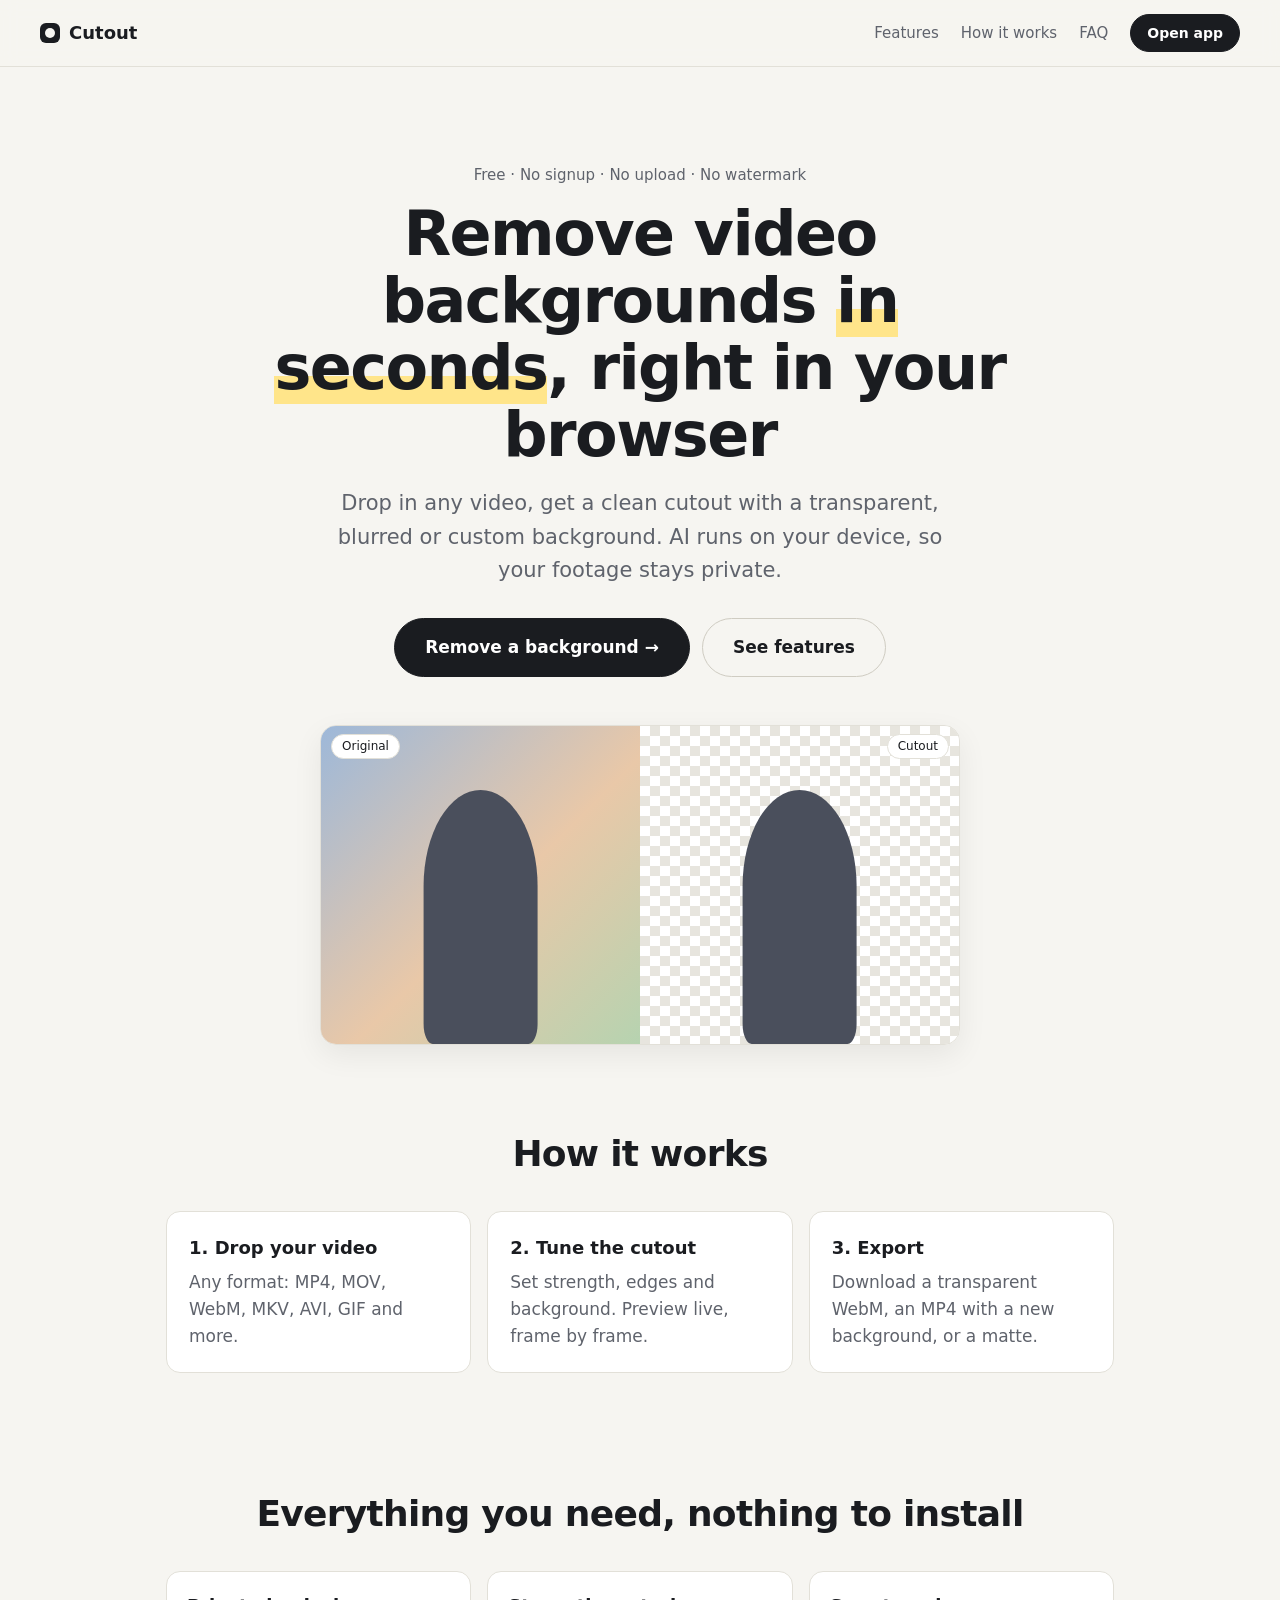
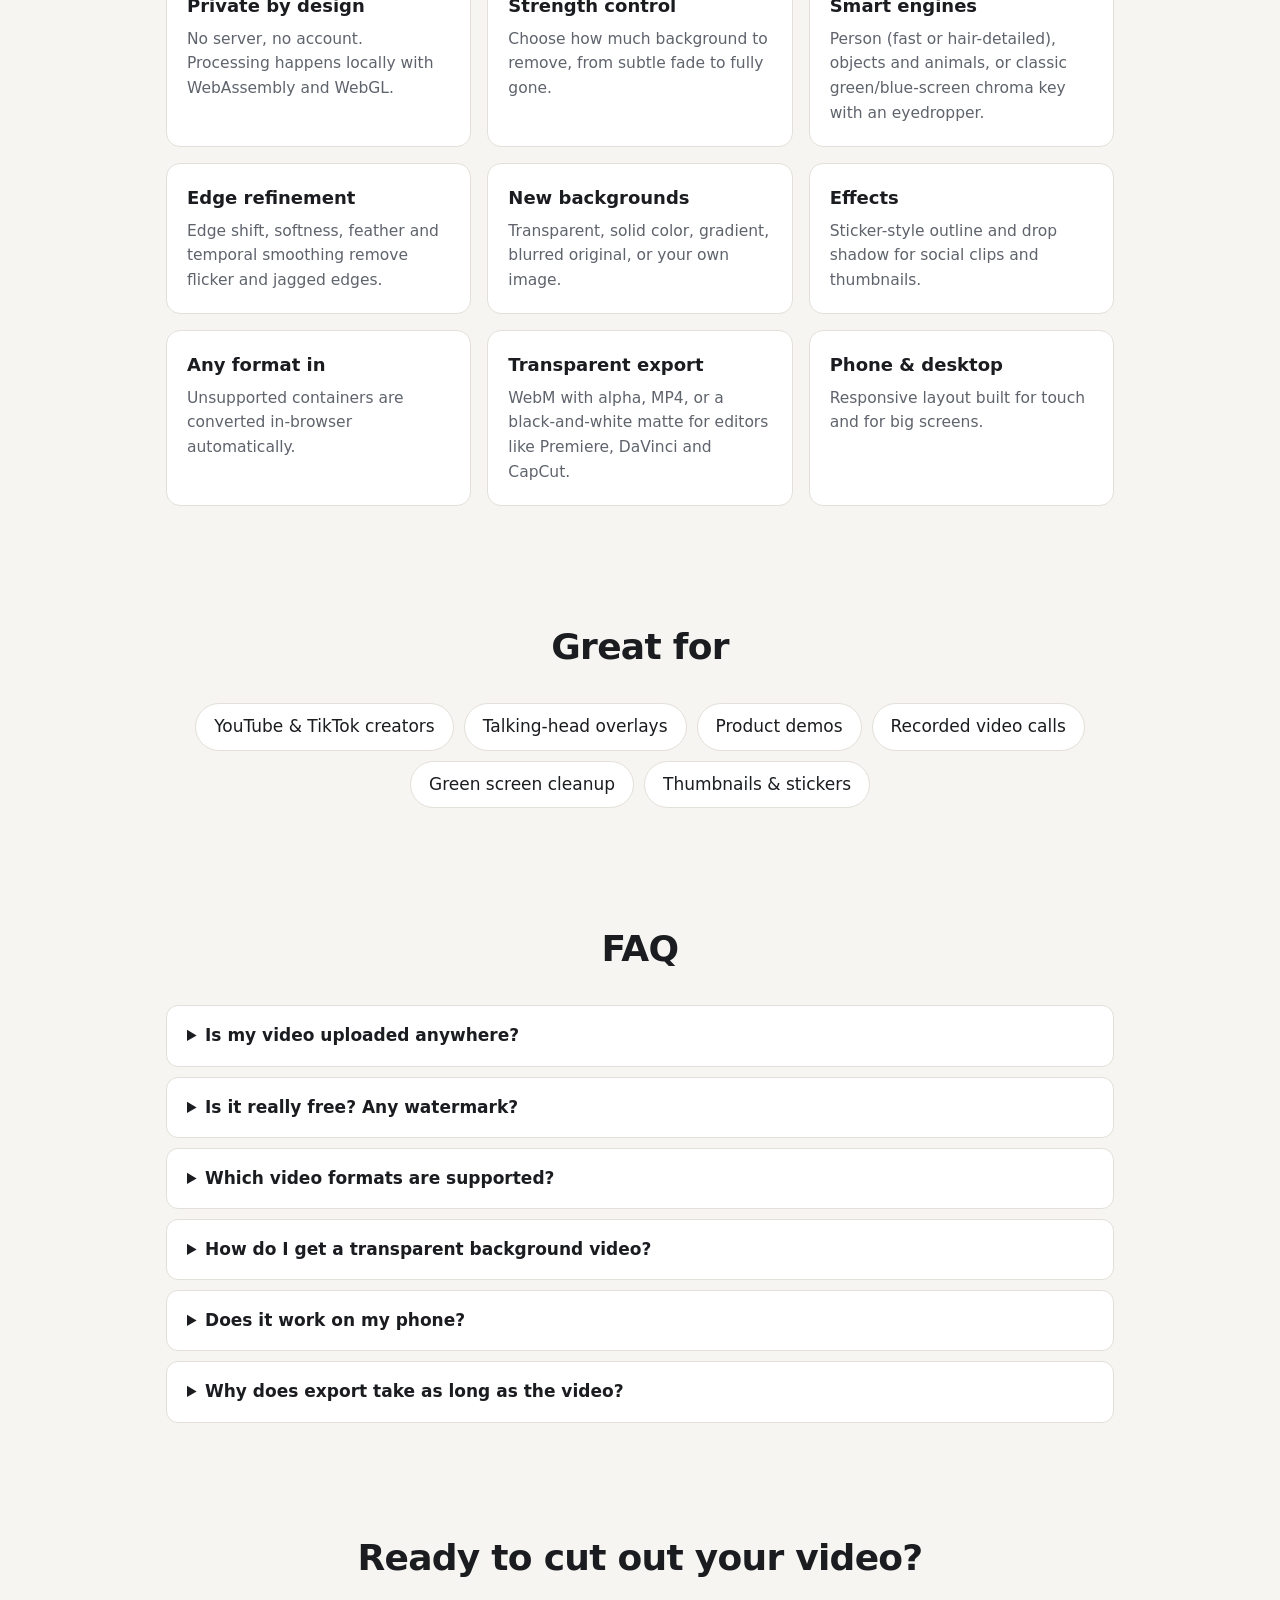
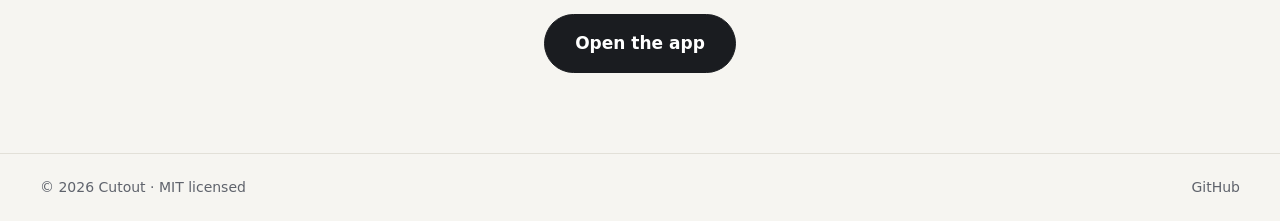
<file: public/index.html>
<!doctype html>
<html lang="en">
<head>
<meta charset="utf-8">
<meta name="viewport" content="width=device-width, initial-scale=1, viewport-fit=cover">
<meta name="theme-color" content="#0e1015">
<title>Free Video Background Remover – Online, No Signup, Private | Cutout</title>
<meta name="description" content="Remove the background from any video free in your browser. No signup, no upload, no watermark. Export transparent WebM, adjust strength and edges, chroma key, blur or replace backgrounds.">
<link rel="canonical" href="https://video-bg-remover.ak-projects-101.workers.dev/">
<meta property="og:type" content="website">
<meta property="og:title" content="Free Video Background Remover – runs in your browser">
<meta property="og:description" content="No signup, no upload, no watermark. Remove video backgrounds with AI, right on your device.">
<meta property="og:url" content="https://video-bg-remover.ak-projects-101.workers.dev/">
<meta name="twitter:card" content="summary">
<link rel="stylesheet" href="css/landing.css">
<script type="application/ld+json">
{"@context":"https://schema.org","@graph":[
{"@type":"WebApplication","name":"Cutout – Video Background Remover","url":"https://video-bg-remover.ak-projects-101.workers.dev/","applicationCategory":"MultimediaApplication","operatingSystem":"Any (modern browser)","offers":{"@type":"Offer","price":"0","priceCurrency":"USD"},"description":"Free in-browser video background remover with adjustable strength, chroma key and transparent WebM export."},
{"@type":"FAQPage","mainEntity":[
{"@type":"Question","name":"Is my video uploaded anywhere?","acceptedAnswer":{"@type":"Answer","text":"No. All processing runs locally in your browser with WebAssembly and WebGL. Your video never leaves your device."}},
{"@type":"Question","name":"Is it really free? Is there a watermark?","acceptedAnswer":{"@type":"Answer","text":"It is free, needs no account and adds no watermark."}},
{"@type":"Question","name":"Which video formats are supported?","acceptedAnswer":{"@type":"Answer","text":"MP4, MOV, WebM, MKV, AVI, FLV, WMV, GIF and more. Formats your browser cannot play are converted automatically in the browser."}},
{"@type":"Question","name":"How do I get a transparent background video?","acceptedAnswer":{"@type":"Answer","text":"Keep the background set to Transparent and export as WebM (VP9 or VP8). WebM keeps the alpha channel."}},
{"@type":"Question","name":"Does it work on my phone?","acceptedAnswer":{"@type":"Answer","text":"Yes, on modern mobile browsers. Chrome on Android works best; long or high-resolution clips process faster on a laptop."}}
]}]}
</script>
</head>
<body>
<header class="nav">
  <a class="brand" href="/"><span class="logo"></span> Cutout</a>
  <nav><a href="#features">Features</a><a href="#how">How it works</a><a href="#faq">FAQ</a><a class="btn sm" href="app/">Open app</a></nav>
</header>

<main>
<section class="hero">
  <p class="eyebrow">Free · No signup · No upload · No watermark</p>
  <h1>Remove video backgrounds <em>in seconds</em>, right in your browser</h1>
  <p class="lead">Drop in any video, get a clean cutout with a transparent, blurred or custom background. AI runs on your device, so your footage stays private.</p>
  <div class="cta"><a class="btn big" href="app/">Remove a background →</a><a class="btn ghost big" href="#features">See features</a></div>
  <div class="demo" aria-hidden="true">
    <div class="half orig"><div class="person"></div><span class="demo-label">Original</span></div>
    <div class="half cut"><div class="person"></div><span class="demo-label r">Cutout</span></div>
  </div>
</section>

<section id="how" class="wrap">
  <h2>How it works</h2>
  <ol class="steps">
    <li><b>1. Drop your video</b><span>Any format: MP4, MOV, WebM, MKV, AVI, GIF and more.</span></li>
    <li><b>2. Tune the cutout</b><span>Set strength, edges and background. Preview live, frame by frame.</span></li>
    <li><b>3. Export</b><span>Download a transparent WebM, an MP4 with a new background, or a matte.</span></li>
  </ol>
</section>

<section id="features" class="wrap">
  <h2>Everything you need, nothing to install</h2>
  <div class="grid">
    <article><h3>Private by design</h3><p>No server, no account. Processing happens locally with WebAssembly and WebGL.</p></article>
    <article><h3>Strength control</h3><p>Choose how much background to remove, from subtle fade to fully gone.</p></article>
    <article><h3>Smart engines</h3><p>Person (fast or hair-detailed), objects and animals, or classic green/blue-screen chroma key with an eyedropper.</p></article>
    <article><h3>Edge refinement</h3><p>Edge shift, softness, feather and temporal smoothing remove flicker and jagged edges.</p></article>
    <article><h3>New backgrounds</h3><p>Transparent, solid color, gradient, blurred original, or your own image.</p></article>
    <article><h3>Effects</h3><p>Sticker-style outline and drop shadow for social clips and thumbnails.</p></article>
    <article><h3>Any format in</h3><p>Unsupported containers are converted in-browser automatically.</p></article>
    <article><h3>Transparent export</h3><p>WebM with alpha, MP4, or a black-and-white matte for editors like Premiere, DaVinci and CapCut.</p></article>
    <article><h3>Phone &amp; desktop</h3><p>Responsive layout built for touch and for big screens.</p></article>
  </div>
</section>

<section class="wrap">
  <h2>Great for</h2>
  <ul class="tags"><li>YouTube &amp; TikTok creators</li><li>Talking-head overlays</li><li>Product demos</li><li>Recorded video calls</li><li>Green screen cleanup</li><li>Thumbnails &amp; stickers</li></ul>
</section>

<section id="faq" class="wrap">
  <h2>FAQ</h2>
  <details><summary>Is my video uploaded anywhere?</summary><p>No. Everything runs locally in your browser. Your video never leaves your device.</p></details>
  <details><summary>Is it really free? Any watermark?</summary><p>Free, no account, no watermark.</p></details>
  <details><summary>Which video formats are supported?</summary><p>MP4, MOV, WebM, MKV, AVI, FLV, WMV, GIF and more. Formats your browser cannot play are converted automatically (a ~30&nbsp;MB converter downloads once).</p></details>
  <details><summary>How do I get a transparent background video?</summary><p>Keep the background on Transparent and export as WebM. WebM keeps the alpha channel; MP4 cannot.</p></details>
  <details><summary>Does it work on my phone?</summary><p>Yes, on modern mobile browsers. Chrome on Android works best. Export runs in real time and needs the tab open, so keep clips short on phones.</p></details>
  <details><summary>Why does export take as long as the video?</summary><p>The cutout is recorded live while the video plays, which also keeps audio in sync.</p></details>
</section>

<section class="final">
  <h2>Ready to cut out your video?</h2>
  <a class="btn big" href="app/">Open the app</a>
</section>
</main>

<footer><span>© 2026 Cutout · MIT licensed</span><a href="https://github.com/atharva-khewle/video-bg-remover" target="_blank" rel="noopener">GitHub</a></footer>
</body>
</html>
</file>
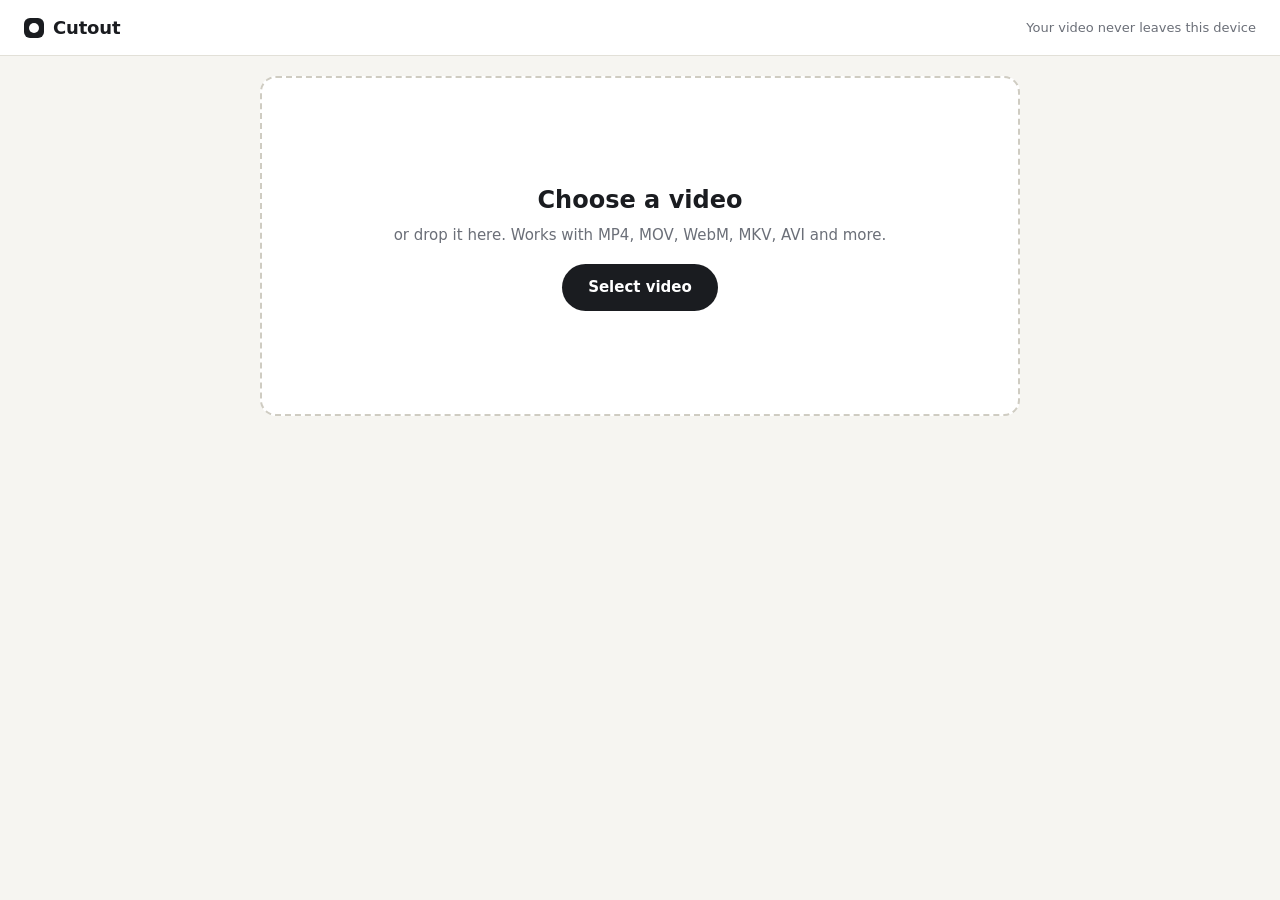
<file: public/app/index.html>
<!doctype html>
<html lang="en">
<head>
<meta charset="utf-8">
<meta name="viewport" content="width=device-width, initial-scale=1, viewport-fit=cover">
<meta name="robots" content="noindex">
<meta name="theme-color" content="#f6f5f1">
<title>Cutout – Video Background Remover</title>
<meta name="description" content="Remove video backgrounds in your browser. Any format, no upload, no signup.">
<link rel="stylesheet" href="../css/style.css">
</head>
<body>
<header class="top">
  <a class="brand" href="../"><span class="logo"></span>Cutout</a>
  <span class="privacy">Your video never leaves this device</span>
</header>

<main class="layout">
  <section class="stage">
    <div id="drop" class="drop">
      <input id="file" type="file" accept="video/*,image/gif,.mkv,.avi,.flv,.wmv,.ts,.3gp,.mpg,.mpeg,.m2ts,.mts,.vob,.ogv,.mov,.m4v,.webm,.mp4">
      <div class="drop-in">
        <div class="big">Choose a video</div>
        <div class="muted">or drop it here. Works with MP4, MOV, WebM, MKV, AVI and more.</div>
        <span class="pick">Select video</span>
      </div>
    </div>

    <div id="player" class="player hidden">
      <div class="canvas-wrap" id="canvasWrap"><div class="cv"><canvas id="out"></canvas><canvas id="ov"></canvas></div><div id="busy" class="busy hidden"><div class="spin"></div><div id="busyText"></div><div class="bar"><i id="busyBar"></i></div></div></div>
      <div class="transport">
        <button id="play" class="icon" title="Play / pause (Space)" aria-label="Play">▶</button>
        <input id="seek" type="range" min="0" max="1000" value="0" aria-label="Seek">
        <span id="time" class="muted">0:00 / 0:00</span>
      </div>
      <div class="under">
        <div class="views" id="views" role="group" aria-label="Preview">
          <button data-view="result" class="on">Result</button>
          <button data-view="original">Original</button>
          <button data-view="split">Compare</button>
          <button data-view="mask">Mask</button>
        </div>
        <div class="links"><button id="snap" class="link">Save this frame</button><button id="newFile" class="link">Use another video</button></div>
      </div>
    </div>

    <div id="exportCard" class="card hidden"></div>
  </section>

  <aside class="panel" id="panel">
    <h2>Choose a look</h2>
    <div class="looks">
      <button data-preset="transparent" class="look"><i class="sw sw-checker"></i><b>Transparent</b><small>Just the person</small></button>
      <button data-preset="blur" class="look"><i class="sw sw-blur"></i><b>Blurred</b><small>Soft background</small></button>
      <button data-preset="white" class="look"><i class="sw sw-white"></i><b>White</b><small>Clean studio</small></button>
      <button data-preset="green" class="look"><i class="sw sw-green"></i><b>Green screen</b><small>For editing</small></button>
      <button data-preset="sticker" class="look"><i class="sw sw-sticker"></i><b>Sticker</b><small>White outline</small></button>
    </div>

    <button id="download" class="primary">Download video</button>
    <p class="hint center" id="dlHint">Takes about as long as the video. Keep this tab open.</p>

    <button id="advToggle" class="adv-toggle" aria-expanded="false">Advanced settings <span>▾</span></button>

    <div id="adv" class="adv hidden">
      <button id="reset" class="ghost reset" type="button">↺ Reset all settings to default</button>
      <section id="who" class="who">
        <h3>Who to keep</h3>
        <p class="hint" id="whoHint">Pause on a frame where people or objects are visible and they show up here.</p>
        <div class="who-chips" id="whoChips"></div>
        <div class="row"><button id="midBtn" class="ghost sm" type="button">Keep only the middle person</button><button id="allBtn" class="ghost sm" type="button">Keep everyone</button></div>
        <label class="check"><input type="checkbox" id="showBoxes" checked> Show outlines on the video</label>
      </section>

      <section>
        <h3>What to cut out</h3>
        <div class="chips2">
          <button data-set="engine" data-val="selfie">People</button>
          <button data-set="engine" data-val="multiclass">People (fine hair)</button>
          <button data-set="engine" data-val="deeplab">Pets &amp; objects</button>
          <button data-set="engine" data-val="chroma">Green / blue screen</button>
        </div>
        <div data-show="engine:deeplab"><p class="hint">Tap what to keep</p><div class="chips" id="classes"></div></div>
        <div data-show="engine:chroma" class="stack">
          <p class="hint">Which color is your screen?</p>
          <div class="row"><input type="color" data-k="keyColor" aria-label="Screen color"><button id="pick" class="ghost sm" type="button">Pick from the video</button></div>
          <label>Color range <output></output><input type="range" data-k="keySim" min="0" max="0.8" step="0.01"></label>
          <label>Edge blend <output></output><input type="range" data-k="keySmooth" min="0" max="0.6" step="0.01"></label>
        </div>
        <label class="check"><input type="checkbox" data-k="invert"> Remove the person instead, keep the background</label>
      </section>

      <section>
        <h3>Cutout quality</h3>
        <label>How much background to remove <output></output>
          <input type="range" data-k="strength" min="0" max="1" step="0.01">
          <span class="ends"><i>A little</i><i>All of it</i></span>
        </label>
        <label>Cutout size <output></output>
          <input type="range" data-k="edgeShift" min="-0.4" max="0.4" step="0.01">
          <span class="ends"><i>Tighter</i><i>Wider</i></span>
        </label>
        <label>Soften edges <output></output><input type="range" data-k="feather" min="0" max="20" step="0.5"></label>
        <label>Reduce flicker <output></output><input type="range" data-k="temporal" min="0" max="0.9" step="0.05"></label>
      </section>

      <section>
        <h3>Background</h3>
        <div class="chips2">
          <button data-set="bgType" data-val="transparent">None</button>
          <button data-set="bgType" data-val="color">Color</button>
          <button data-set="bgType" data-val="gradient">Gradient</button>
          <button data-set="bgType" data-val="blur">Blur</button>
          <button data-set="bgType" data-val="image">Picture</button>
        </div>
        <div data-show="bgType:color|gradient" class="row swatches">
          <input type="color" data-k="bgColor" aria-label="Background color">
          <input type="color" data-k="bgColor2" aria-label="Second color" data-show="bgType:gradient">
          <button class="dot" data-bg="#ffffff" style="background:#fff" aria-label="White"></button>
          <button class="dot" data-bg="#000000" style="background:#000" aria-label="Black"></button>
          <button class="dot" data-bg="#00b140" style="background:#00b140" aria-label="Green"></button>
          <button class="dot" data-bg="#1f6feb" style="background:#1f6feb" aria-label="Blue"></button>
          <button class="dot" data-bg="#f2c94c" style="background:#f2c94c" aria-label="Yellow"></button>
        </div>
        <div data-show="bgType:blur" class="stack">
          <label>Blur strength <output></output><input type="range" data-k="bgBlur" min="2" max="60" step="1"></label>
          <label>Darken <output></output><input type="range" data-k="bgDim" min="0.2" max="1.2" step="0.05"></label>
        </div>
        <div data-show="bgType:image"><label class="file">Choose a picture <input type="file" id="bgFile" accept="image/*"></label></div>
      </section>

      <section>
        <h3>Extras</h3>
        <label>White outline <output></output><input type="range" data-k="outline" min="0" max="12" step="1"></label>
        <label>Shadow <output></output><input type="range" data-k="shadow" min="0" max="40" step="1"></label>
      </section>

      <section>
        <h3>Download settings</h3>
        <label>File type <select id="fmt" data-k="container"><option value="mp4">MP4 (plays everywhere)</option><option value="webm">WebM (keeps transparency)</option></select></label>
        <label>Size <select data-k="scale"><option value="1">Original</option><option value="0.75">Large (75%)</option><option value="0.5">Medium (50%)</option><option value="0.25">Small (25%)</option></select></label>
        <label>Quality <select data-k="bitrate"><option value="3">Small file</option><option value="8">Good</option><option value="16">Better</option><option value="30">Best</option></select></label>
        <label>Smoothness <select data-k="fps"><option value="24">24 fps (film)</option><option value="30">30 fps (standard)</option><option value="60">60 fps (extra smooth)</option></select></label>
        <label class="check"><input type="checkbox" data-k="audio"> Keep the sound</label>
        <label class="check"><input type="checkbox" id="maskOnly"> Download a black &amp; white mask instead (for video editors)</label>
      </section>

    </div>
  </aside>
</main>

<dialog id="dlg">
  <h3>Download as</h3>
  <label class="opt"><input type="radio" name="cont" value="mp4" checked><span><b>MP4</b><small>Plays everywhere: phones, social apps, editors</small></span></label>
  <label class="opt"><input type="radio" name="cont" value="webm"><span><b>WebM</b><small>Keeps a transparent background (for editing and the web)</small></span></label>
  <div id="fillRow" class="hidden">
    <p class="hint">MP4 can't be see-through. Fill the empty background with:</p>
    <div class="fills">
      <label><input type="radio" name="fill" value="#ffffff" checked><i style="background:#fff"></i>White</label>
      <label><input type="radio" name="fill" value="#000000"><i style="background:#000"></i>Black</label>
      <label><input type="radio" name="fill" value="#00b140"><i style="background:#00b140"></i>Green</label>
    </div>
  </div>
  <div class="dlg-actions"><button id="dlgCancel" class="ghost" type="button">Cancel</button><button id="dlgGo" class="go" type="button">Download</button></div>
</dialog>

<button id="fab" class="primary" type="button">Download video</button>
<video id="video" playsinline crossorigin="anonymous"></video>
<script type="module" src="../js/app.js"></script>
</body>
</html>
</file>
<file: public/css/landing.css>
:root{--bg:#f6f5f1;--card:#fff;--line:#e2e0d8;--ink:#1a1c20;--muted:#5f636c;--accent:#1f6feb}
*{box-sizing:border-box}
html{scroll-behavior:smooth}
body{margin:0;background:var(--bg);color:var(--ink);font:17px/1.6 system-ui,-apple-system,"Segoe UI",Roboto,sans-serif}
a{color:inherit;text-decoration:none}
.nav{display:flex;justify-content:space-between;align-items:center;padding:14px clamp(16px,4vw,40px);position:sticky;top:0;background:#f6f5f1ee;backdrop-filter:blur(8px);border-bottom:1px solid var(--line);z-index:10}
.nav nav{display:flex;gap:22px;align-items:center;font-size:15px}
.nav nav a:not(.btn){color:var(--muted)}
.nav nav a:not(.btn):hover{color:var(--ink)}
.brand{font-weight:700;font-size:18px;display:flex;gap:9px;align-items:center}
.logo{width:20px;height:20px;border-radius:6px;background:var(--ink);position:relative;display:inline-block}
.logo::after{content:"";position:absolute;inset:5px;border-radius:50%;background:var(--bg)}
.btn{display:inline-block;background:var(--ink);color:#fff;padding:9px 18px;border-radius:99px;font-weight:600;font-size:15px;border:1.5px solid var(--ink)}
.btn:hover{background:#000}
.btn.sm{padding:7px 16px;font-size:14px}
.btn.big{padding:15px 30px;font-size:17px}
.btn.ghost{background:transparent;color:var(--ink);border-color:#cfccc2}
.btn.ghost:hover{background:#efede6}
.hero{text-align:center;padding:clamp(44px,8vw,96px) 16px 24px;max-width:860px;margin:auto}
.eyebrow{color:var(--muted);font-size:15px;margin:0 0 14px}
h1{font-size:clamp(34px,6.4vw,62px);line-height:1.08;margin:0 0 18px;letter-spacing:-.025em}
h1 em{font-style:normal;background:linear-gradient(transparent 62%,#ffe58a 62%)}
.lead{color:var(--muted);font-size:clamp(17px,2.4vw,21px);max-width:620px;margin:0 auto 30px}
.cta{display:flex;gap:12px;justify-content:center;flex-wrap:wrap}
.demo{display:grid;grid-template-columns:1fr 1fr;margin:48px auto 0;max-width:640px;aspect-ratio:16/8;border-radius:16px;overflow:hidden;border:1px solid var(--line);box-shadow:0 10px 30px #0001}
.half{position:relative}
.half.orig{background:linear-gradient(135deg,#9db8d9,#e9c8a8 55%,#b6d3b0)}
.half.cut{background:conic-gradient(#e7e5de 25%,#fff 0 50%,#e7e5de 0 75%,#fff 0) 0 0/20px 20px}
.person{position:absolute;left:50%;bottom:0;width:36%;height:80%;transform:translateX(-50%);background:#4a4f5c;border-radius:50% 50% 8% 8%/38% 38% 8% 8%}
.demo-label{position:absolute;left:10px;top:8px;font-size:12px;background:#fff;padding:2px 10px;border-radius:99px;border:1px solid var(--line)}
.demo-label.r{left:auto;right:10px}
.wrap{max-width:980px;margin:auto;padding:56px 16px}
h2{font-size:clamp(26px,4vw,36px);margin:0 0 28px;text-align:center;letter-spacing:-.02em}
.steps{list-style:none;padding:0;margin:0;display:grid;grid-template-columns:repeat(3,1fr);gap:16px}
.steps li{background:var(--card);border:1px solid var(--line);border-radius:14px;padding:22px}
.steps b{display:block;margin-bottom:6px;font-size:18px}
.steps span{color:var(--muted)}
.grid{display:grid;grid-template-columns:repeat(3,1fr);gap:16px}
article{background:var(--card);border:1px solid var(--line);border-radius:14px;padding:20px}
article h3{margin:0 0 6px;font-size:18px}
article p{margin:0;color:var(--muted);font-size:15.5px}
.tags{list-style:none;display:flex;flex-wrap:wrap;gap:10px;justify-content:center;padding:0;margin:0}
.tags li{border:1px solid var(--line);padding:9px 18px;border-radius:99px;background:var(--card)}
#faq details{background:var(--card);border:1px solid var(--line);border-radius:12px;padding:16px 20px;margin-bottom:10px}
#faq summary{cursor:pointer;font-weight:600}
#faq p{color:var(--muted);margin:10px 0 0}
.final{text-align:center;padding:40px 16px 80px}
footer{display:flex;justify-content:space-between;gap:12px;flex-wrap:wrap;padding:22px clamp(16px,4vw,40px);border-top:1px solid var(--line);color:var(--muted);font-size:14px}
@media(max-width:760px){
  .steps,.grid{grid-template-columns:1fr}
  .nav nav a:not(.btn){display:none}
  .btn.big{width:100%;text-align:center}
  .cta{flex-direction:column}
  .wrap{padding:40px 16px}
}
</file>
<file: public/css/style.css>
:root{
  --bg:#f6f5f1;--card:#fff;--line:#e2e0d8;--ink:#1a1c20;--muted:#6b6f78;--accent:#1f6feb;--soft:#eef4ff;--r:10px;
}
*{box-sizing:border-box}
html,body{margin:0;background:var(--bg);color:var(--ink);font:15px/1.5 system-ui,-apple-system,"Segoe UI",Roboto,sans-serif}
.hidden{display:none!important}
.muted{color:var(--muted)}
a{color:inherit;text-decoration:none}
button,select,input{font:inherit;color:inherit}
button{cursor:pointer}

.top{display:flex;justify-content:space-between;align-items:center;padding:14px 24px;border-bottom:1px solid var(--line);background:var(--card)}
.brand{display:flex;align-items:center;gap:9px;font-weight:700;font-size:18px;letter-spacing:-.01em}
.logo{width:20px;height:20px;border-radius:6px;background:var(--ink);position:relative}
.logo::after{content:"";position:absolute;inset:5px;border-radius:50%;background:var(--card)}
.privacy{color:var(--muted);font-size:13px}

.layout{display:grid;grid-template-columns:minmax(0,1fr) 380px;gap:20px;padding:20px 24px;max-width:1360px;margin:auto;align-items:start}
.layout.empty{grid-template-columns:minmax(0,760px);justify-content:center}

/* upload */
.drop{position:relative;border:2px dashed #cfccc2;border-radius:16px;min-height:340px;display:grid;place-items:center;text-align:center;background:var(--card);transition:.15s;padding:24px}
.drop.over{border-color:var(--accent);background:var(--soft)}
.drop input{position:absolute;inset:0;opacity:0;cursor:pointer;width:100%;height:100%}
.drop .big{font-size:24px;font-weight:700;margin-bottom:6px}
.pick{display:inline-block;margin-top:18px;background:var(--ink);color:#fff;padding:12px 26px;border-radius:99px;font-weight:600}

/* preview */
.player{background:var(--card);border:1px solid var(--line);border-radius:14px;padding:12px}
.canvas-wrap{position:relative;display:grid;place-items:center;border-radius:8px;overflow:hidden;background:#111;min-height:180px}
.canvas-wrap.checker{background:conic-gradient(#e7e5de 25%,#fff 0 50%,#e7e5de 0 75%,#fff 0) 0 0/20px 20px}
#out{max-width:100%;max-height:64vh;display:block}
.busy{position:absolute;inset:0;background:#fffe;display:grid;place-content:center;justify-items:center;gap:10px;text-align:center;padding:20px;color:var(--ink)}
.spin{width:28px;height:28px;border:3px solid #0002;border-top-color:var(--ink);border-radius:50%;animation:s 1s linear infinite}
@keyframes s{to{transform:rotate(360deg)}}
.bar{width:260px;max-width:70vw;height:6px;border-radius:9px;background:#0001;overflow:hidden}
.bar i{display:block;height:100%;width:0;background:var(--ink)}
.transport{display:flex;gap:12px;align-items:center;margin-top:10px}
.transport input{flex:1}
.icon{width:40px;height:40px;border-radius:50%;border:1px solid var(--line);background:var(--card);font-size:13px;padding:0}
.under{display:flex;justify-content:space-between;gap:10px;align-items:center;margin-top:10px;flex-wrap:wrap}
.views{display:inline-flex;background:#efede6;border-radius:99px;padding:3px}
.views button{border:0;background:none;padding:6px 14px;border-radius:99px;font-size:13px;color:var(--muted)}
.views button.on{background:var(--card);color:var(--ink);font-weight:600;box-shadow:0 1px 2px #0002}
.links{display:flex;gap:16px}
.link{background:none;border:0;padding:4px 0;color:var(--accent);font-size:13px}
.link:hover{text-decoration:underline}

/* panel */
.panel{background:var(--card);border:1px solid var(--line);border-radius:14px;padding:18px;position:sticky;top:16px;max-height:calc(100vh - 32px);overflow:auto}
.panel h2{font-size:17px;margin:0 0 12px}
.looks{display:grid;gap:8px}
.look{display:grid;grid-template-columns:44px 1fr;grid-template-rows:auto auto;column-gap:12px;align-items:center;text-align:left;background:var(--card);border:1.5px solid var(--line);border-radius:var(--r);padding:8px 12px 8px 8px}
.look .sw{grid-row:1/3}
.look b{font-weight:600;align-self:end}
.look small{color:var(--muted);align-self:start}
.look:hover{border-color:#b9b6aa}
.look.on{border-color:var(--accent);background:var(--soft)}
.sw{display:block;width:44px;height:44px;border-radius:8px;border:1px solid #0001;position:relative;overflow:hidden}
.sw-checker,.sw-sticker{background:conic-gradient(#e7e5de 25%,#fff 0 50%,#e7e5de 0 75%,#fff 0) 0 0/10px 10px}
.sw::after{content:"";position:absolute;left:50%;bottom:-4px;width:20px;height:28px;transform:translateX(-50%);border-radius:10px 10px 3px 3px;background:#4a4f5c}
.sw-sticker::after{box-shadow:0 0 0 2.5px #fff,0 2px 6px #0006}
.sw-blur{background:linear-gradient(120deg,#9db8d9,#e9c8a8 55%,#b6d3b0);filter:none}
.sw-white{background:#fff}
.sw-green{background:#00b140}
.primary{display:block;width:100%;background:var(--ink);color:#fff;border:0;border-radius:var(--r);padding:14px;font-weight:600;font-size:16px;margin-top:16px}
.primary:hover{background:#000}
.hint{color:var(--muted);font-size:12.5px;margin:6px 0 0}
.hint.center{text-align:center}
.adv-toggle{display:flex;justify-content:space-between;width:100%;margin-top:14px;background:none;border:0;border-top:1px solid var(--line);padding:14px 0 4px;font-weight:600;font-size:14px}
.adv section{padding:14px 0;border-top:1px solid var(--line)}
.adv section:first-child{border-top:0;padding-top:6px}
.adv h3{font-size:13px;margin:0 0 10px;color:var(--muted);font-weight:600;text-transform:uppercase;letter-spacing:.04em}
.panel label{display:block;margin:12px 0;font-size:14px}
.panel label output{float:right;color:var(--muted);font-size:13px}
.panel label.check{display:flex;gap:8px;align-items:flex-start}
.panel label.check input{margin-top:3px}
.panel select{display:block;width:100%;margin-top:5px;background:var(--card);border:1px solid var(--line);border-radius:8px;padding:9px}
input[type=range]{width:100%;accent-color:var(--ink);margin:6px 0 0}
.ends{display:flex;justify-content:space-between;color:var(--muted);font-size:12px}
.ends i{font-style:normal}
input[type=color]{width:42px;height:34px;border:1px solid var(--line);background:var(--card);padding:2px;border-radius:8px}
.row{display:flex;gap:8px;align-items:center;flex-wrap:wrap}
.chips,.chips2{display:flex;flex-wrap:wrap;gap:6px;margin:8px 0}
.chips2 button,.chips label{border:1px solid var(--line);background:var(--card);border-radius:99px;padding:7px 13px;font-size:13px}
.chips2 button.on{background:var(--ink);border-color:var(--ink);color:#fff}
.chips label{margin:0!important;display:inline-flex!important;cursor:pointer}
.chips label:has(input:checked){background:var(--ink);color:#fff;border-color:var(--ink)}
.chips label input{display:none}
.ghost{background:var(--card);border:1px solid var(--line);border-radius:8px;padding:7px 12px}
.sm{font-size:13px}
.dot{width:28px;height:28px;border-radius:50%;border:1px solid #0003;padding:0}
.file input{margin-top:6px;width:100%}
.stack>*{margin-top:0}

.card{background:var(--card);border:1px solid var(--line);border-radius:14px;padding:16px;margin-top:16px}
.card video{max-width:100%;max-height:50vh;border-radius:8px;background:conic-gradient(#e7e5de 25%,#fff 0 50%,#e7e5de 0 75%,#fff 0) 0 0/20px 20px;display:block;margin:10px 0}
.card .dl{display:inline-block;background:var(--ink);color:#fff;padding:11px 22px;border-radius:var(--r);font-weight:600}
#fab{display:none}
#video{position:fixed;left:-9999px;top:0;width:2px;height:2px;opacity:0;pointer-events:none}

/* phones & small tablets */
@media(max-width:900px){
  .top{padding:12px 16px}
  .privacy{display:none}
  .layout,.layout.empty{grid-template-columns:1fr;padding:12px 12px calc(84px + env(safe-area-inset-bottom))}
  .drop{min-height:260px}
  .drop .big{font-size:20px}
  #out{max-height:48vh}
  .panel{position:static;max-height:none;padding:16px}
  .looks{grid-template-columns:repeat(3,1fr)}
  .look{grid-template-columns:1fr;justify-items:center;text-align:center;padding:10px 6px;row-gap:2px}
  .look .sw{grid-row:auto;margin-bottom:4px}
  .look b{align-self:auto;font-size:13px}
  .look small{display:none}
  #download,#dlHint{display:none}
  #fab{display:block;position:fixed;left:12px;right:12px;bottom:calc(12px + env(safe-area-inset-bottom));z-index:20;margin:0;box-shadow:0 8px 24px #0004}
  #fab[hidden]{display:none}
  .views button{padding:7px 11px}
  .under{flex-direction:column;align-items:stretch}
  .links{justify-content:space-between}
  button,.panel select,.pick{min-height:44px}
  .chips2 button,.chips label{padding:10px 14px}
  .link{min-height:36px}
  input[type=range]{height:34px}
}
.dot{min-height:0!important}
.reset{width:100%;margin-bottom:4px;font-size:13px}

dialog{border:0;border-radius:16px;padding:22px;width:min(440px,calc(100vw - 24px));box-shadow:0 20px 60px #0005;color:var(--ink);background:var(--card)}
dialog::backdrop{background:#0006}
dialog h3{margin:0 0 12px;font-size:18px}
.opt{display:flex;gap:12px;align-items:flex-start;border:1.5px solid var(--line);border-radius:var(--r);padding:12px;margin-bottom:8px;cursor:pointer}
.opt:has(input:checked){border-color:var(--accent);background:var(--soft)}
.opt span{display:grid}.opt small{color:var(--muted)}
.opt input{margin-top:4px}
.fills{display:flex;gap:8px;flex-wrap:wrap}
.fills label{display:flex;gap:6px;align-items:center;border:1px solid var(--line);border-radius:99px;padding:6px 12px;cursor:pointer}
.fills label:has(input:checked){border-color:var(--accent);background:var(--soft)}
.fills input{display:none}
.fills i{width:16px;height:16px;border-radius:50%;border:1px solid #0003}
.dlg-actions{display:flex;justify-content:flex-end;gap:8px;margin-top:16px}
.dlg-actions button{border-radius:var(--r);padding:11px 20px;border:1px solid var(--line);background:var(--card)}
.dlg-actions .go{background:var(--ink);color:#fff;border-color:var(--ink);font-weight:600}

.cv{position:relative;display:grid;max-width:100%;line-height:0}
#ov{position:absolute;inset:0;width:100%;height:100%;pointer-events:none}
.who-chips{display:flex;flex-wrap:wrap;gap:6px;margin:10px 0}
.who-chip{border-radius:99px;padding:7px 13px;font-size:13px;border:1.5px solid #16a34a;background:#f0fdf4;color:#14532d}
.who-chip.is-removed{border-color:#dc2626;background:#fef2f2;color:#7f1d1d;text-decoration:line-through}
.who-chip.away{opacity:.55}
.who .row{margin-bottom:8px}
</file>
